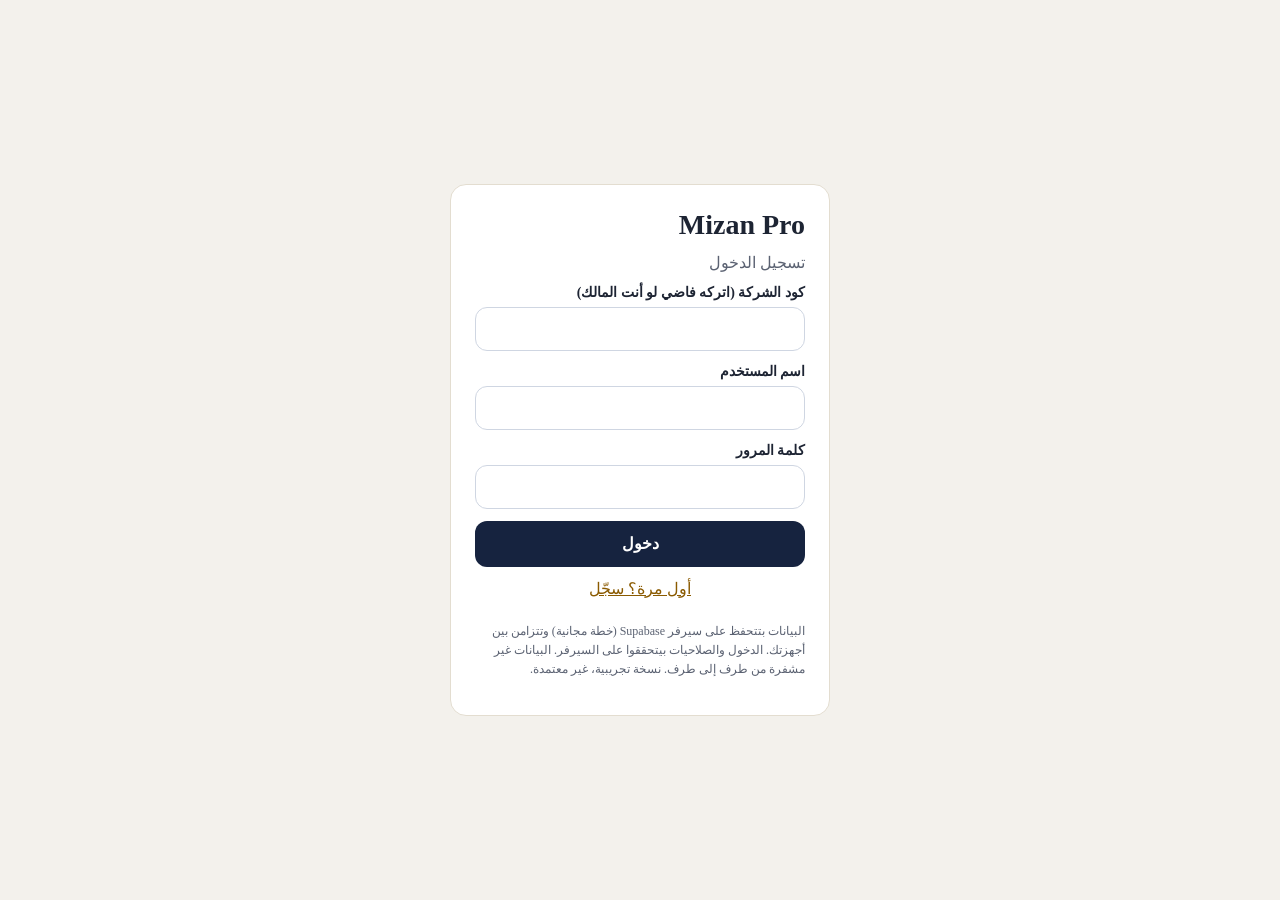
<file: index.html>
<!doctype html>
<html lang="ar" dir="rtl">
<head>
<meta charset="utf-8">
<meta name="viewport" content="width=device-width, initial-scale=1, viewport-fit=cover">
<title>Mizan Pro - Accounting Demo</title>
<meta name="theme-color" content="#14213d">
<link rel="manifest" href="manifest.webmanifest">
<link rel="icon" href="icon.svg" type="image/svg+xml">
<link rel="apple-touch-icon" href="icon.svg">
<link rel="stylesheet" href="main.css">
</head>
<body>
<div id="root"></div>
<script src="main.js"></script>
</body>
</html>
</file>
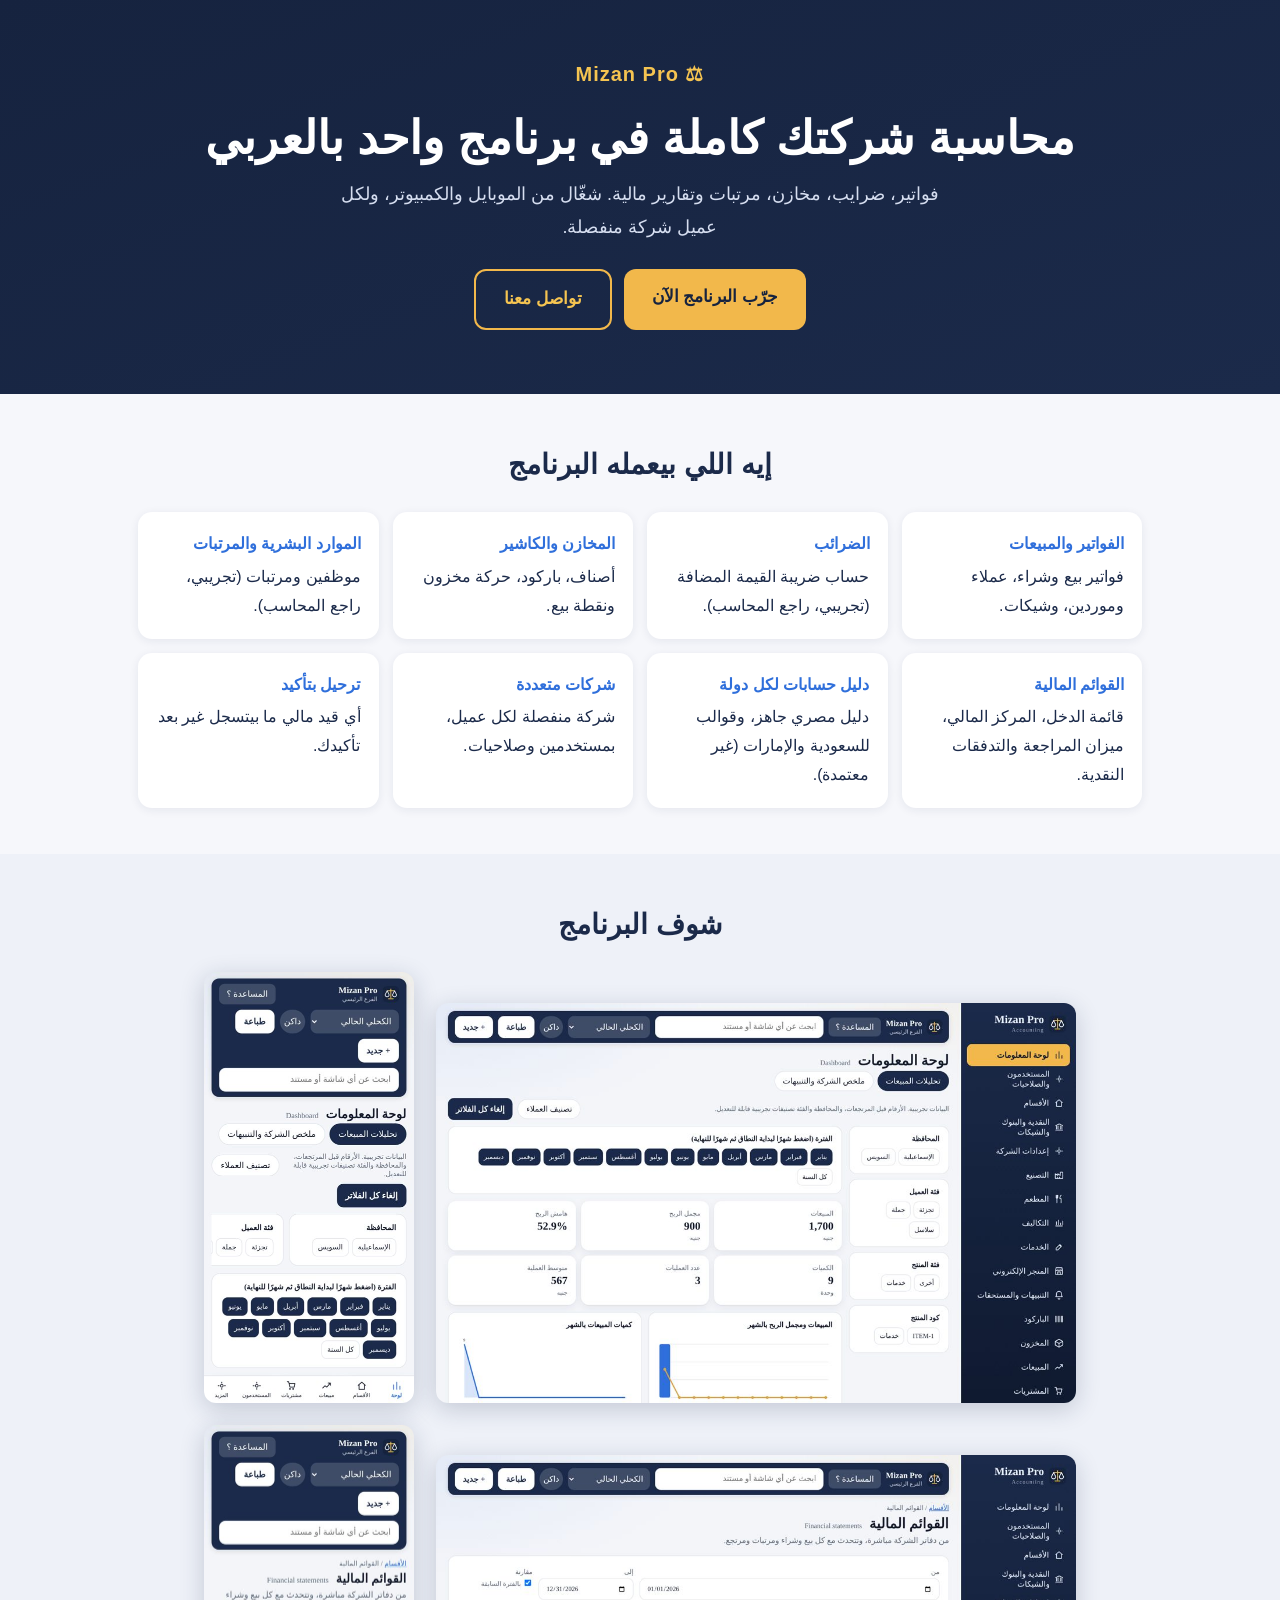
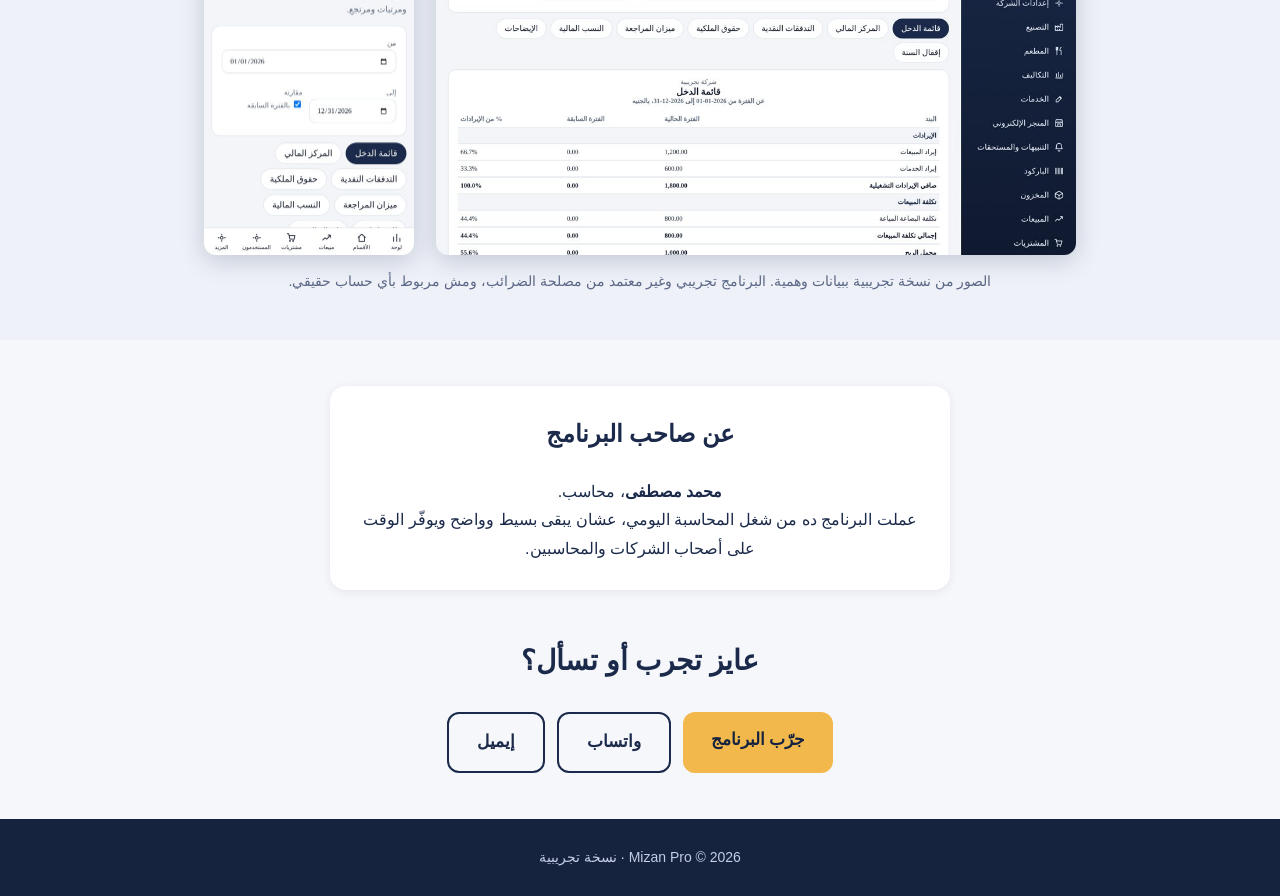
<file: intro/index.html>
<!doctype html>
<html lang="ar" dir="rtl"><head><meta charset="utf-8">
<meta name="viewport" content="width=device-width,initial-scale=1">
<title>Mizan Pro | برنامج محاسبة عربي</title>
<meta name="description" content="Mizan Pro برنامج محاسبة عربي: فواتير، ضرائب، مخازن، مرتبات، تقارير، وشركات متعددة.">
<style>
*{box-sizing:border-box;margin:0}
body{font-family:Tahoma,"Segoe UI",Arial,sans-serif;background:#f6f7fb;color:#1b2a4a;line-height:1.8}
.w{max-width:1040px;margin:auto;padding:0 18px}
header{background:linear-gradient(160deg,#16233f,#1b2a4a);color:#fff;padding:56px 0 64px;text-align:center}
.logo{font-size:20px;color:#f5c451;font-weight:700;letter-spacing:1px}
h1{font-size:clamp(28px,6vw,46px);margin:14px 0 8px;line-height:1.4}
header p{max-width:620px;margin:auto;color:#d6def0;font-size:18px}
.btns{margin-top:26px;display:flex;gap:12px;justify-content:center;flex-wrap:wrap}
.b{display:inline-block;padding:13px 28px;border-radius:12px;font-weight:700;text-decoration:none;font-size:17px}
.b1{background:#f2b84b;color:#16233f}.b2{border:2px solid #f2b84b;color:#f5c451}
section{padding:46px 0}
h2{font-size:28px;margin-bottom:22px;text-align:center}
.g{display:grid;grid-template-columns:repeat(auto-fit,minmax(220px,1fr));gap:14px}
.c{background:#fff;border-radius:14px;padding:18px;box-shadow:0 2px 10px #1b2a4a14}
.c b{display:block;color:#2f6fdb;margin-bottom:4px}
.shots{display:flex;gap:22px;align-items:flex-end;justify-content:center;flex-wrap:wrap}
.shots img{border-radius:12px;box-shadow:0 6px 24px #1b2a4a33;max-width:100%;height:auto;background:#fff}
.sd{width:640px}.sm{width:210px}
.me{background:#fff;border-radius:16px;padding:26px;text-align:center;max-width:620px;margin:auto;box-shadow:0 2px 10px #1b2a4a14}
@media(max-width:700px){.sd{display:none}}
.note{font-size:14px;color:#5b6786;text-align:center;margin-top:14px}
footer{background:#16233f;color:#c3cde3;text-align:center;padding:26px 18px;font-size:14px}
</style></head><body>
<header><div class="w">
<div class="logo">⚖ Mizan Pro</div>
<h1>محاسبة شركتك كاملة في برنامج واحد بالعربي</h1>
<p>فواتير، ضرايب، مخازن، مرتبات وتقارير مالية. شغّال من الموبايل والكمبيوتر، ولكل عميل شركة منفصلة.</p>
<div class="btns"><a class="b b1" href="../">جرّب البرنامج الآن</a><a class="b b2" href="#contact">تواصل معنا</a></div>
</div></header>

<section><div class="w"><h2>إيه اللي بيعمله البرنامج</h2>
<div class="g">
<div class="c"><b>الفواتير والمبيعات</b>فواتير بيع وشراء، عملاء وموردين، وشيكات.</div>
<div class="c"><b>الضرائب</b>حساب ضريبة القيمة المضافة (تجريبي، راجع المحاسب).</div>
<div class="c"><b>المخازن والكاشير</b>أصناف، باركود، حركة مخزون ونقطة بيع.</div>
<div class="c"><b>الموارد البشرية والمرتبات</b>موظفين ومرتبات (تجريبي، راجع المحاسب).</div>
<div class="c"><b>القوائم المالية</b>قائمة الدخل، المركز المالي، ميزان المراجعة والتدفقات النقدية.</div>
<div class="c"><b>دليل حسابات لكل دولة</b>دليل مصري جاهز، وقوالب للسعودية والإمارات (غير معتمدة).</div>
<div class="c"><b>شركات متعددة</b>شركة منفصلة لكل عميل، بمستخدمين وصلاحيات.</div>
<div class="c"><b>ترحيل بتأكيد</b>أي قيد مالي ما بيتسجل غير بعد تأكيدك.</div>
</div></div></section>

<section style="background:#eef1f8"><div class="w"><h2>شوف البرنامج</h2>
<div class="shots">
<img class="sd" src="2-d-dash.jpg" alt="لوحة المعلومات على الكمبيوتر" loading="lazy">
<img class="sm" src="4-m-dash.jpg" alt="لوحة المعلومات على الموبايل" loading="lazy">
<img class="sd" src="3-d-stmt.jpg" alt="القوائم المالية على الكمبيوتر" loading="lazy">
<img class="sm" src="5-m-stmt.jpg" alt="القوائم المالية على الموبايل" loading="lazy">
</div>
<p class="note">الصور من نسخة تجريبية ببيانات وهمية. البرنامج تجريبي وغير معتمد من مصلحة الضرائب، ومش مربوط بأي حساب حقيقي.</p>
</div></section>

<section><div class="w"><div class="me"><h2 style="font-size:24px">عن صاحب البرنامج</h2>
<p><b>محمد مصطفى</b>، محاسب.<br>عملت البرنامج ده من شغل المحاسبة اليومي، عشان يبقى بسيط وواضح ويوفّر الوقت على أصحاب الشركات والمحاسبين.</p></div></div></section>

<section id="contact" style="padding-top:0"><div class="w" style="text-align:center">
<h2>عايز تجرب أو تسأل؟</h2>
<div class="btns"><a class="b b1" href="../">جرّب البرنامج</a><a class="b b2" style="color:#1b2a4a;border-color:#1b2a4a" href="https://wa.me/201553241888">واتساب</a><a class="b b2" style="color:#1b2a4a;border-color:#1b2a4a" href="mailto:mohamed0mostafa30@gmail.com">إيميل</a></div>
</div></section>
<footer>Mizan Pro © 2026 · نسخة تجريبية</footer>
</body></html>
</file>
<file: main.css>
html,body,#root{margin:0;min-height:100%}body{background:var(--ds-page)}.file-nav{display:flex;flex-wrap:wrap;gap:20px;border-bottom:1px solid var(--ds-hairline)}.file-nav a{padding:10px 0;color:var(--ds-ink-2);text-decoration:none}.file-nav a[aria-current=page]{color:var(--ds-ink);box-shadow:inset 0 -1px 0 var(--ds-ink)}@media(max-width:600px){.file-nav a{display:inline-flex;align-items:center;min-height:44px}}.mz-root{--mz-bg:#f3f5f9;--mz-card:#fff;--mz-ink:#141b2d;--mz-mut:#5f6b7d;--mz-line:#dde3ec;--mz-brand:#1b2a4a;--mz-gold:#f2b84b;--mz-up:#2f6fdb;--mz-down:#b3261e;display:grid;grid-template-columns:230px 1fr;min-height:100vh;background:var(--mz-bg);color:var(--mz-ink);font-family:inherit}.mz-root.mz-dark{--mz-bg:#0e1424;--mz-card:#18213a;--mz-ink:#e9eefb;--mz-mut:#9aa7c0;--mz-line:#2a3550;--mz-brand:#e3ebff}.mz-root button{font:inherit;color:inherit;cursor:pointer}.mz-side{background:#16233f;color:#e8eef9;padding:18px 12px;display:flex;flex-direction:column;gap:4px;position:sticky;top:0;height:100vh;box-sizing:border-box}.mz-brand{display:flex;align-items:center;gap:10px;padding:4px 8px 16px}.mz-brand b{font-size:22px;display:block;line-height:1}.mz-brand small{opacity:.65;letter-spacing:.12em;font-size:11px}.mz-nav{display:flex;align-items:center;gap:10px;background:none;border:0;border-radius:10px;padding:10px 12px;text-align:start;min-height:44px;color:inherit}.mz-side .mz-nav:hover{background:#ffffff14}.mz-side .mz-nav.is-on{background:#f5c451;color:#16233f;font-weight:700}.mz-main{padding:16px 24px 40px;min-width:0}.mz-top{display:flex;align-items:center;gap:10px;margin-bottom:18px}.mz-brand-m{display:none;padding:0}.mz-brand-m b{font-size:18px}.mz-search{flex:1;min-width:0;border:1px solid var(--mz-line);background:var(--mz-card);color:var(--mz-ink);border-radius:12px;padding:11px 14px;font:inherit;min-height:44px;box-sizing:border-box}.mz-chip{border:1px solid var(--mz-line);background:var(--mz-card);border-radius:12px;padding:0 14px;min-height:44px}.mz-root .mz-add{border:0;background:var(--mz-brand);color:#fff;border-radius:12px;padding:0 16px;min-height:44px;font-weight:700}.mz-root.mz-dark .mz-add{color:#16233f}.mz-h{font-size:28px;margin:6px 0 4px}.mz-h small{font-size:14px;color:var(--mz-mut);font-weight:400;margin-inline-start:8px}.mz-h2{font-size:18px;margin:26px 0 12px}.mz-p{color:var(--mz-mut);margin:0 0 16px;line-height:1.7}.mz-tiles{display:grid;grid-template-columns:repeat(3,1fr);gap:12px}.mz-tile{background:var(--mz-card);border:1px solid var(--mz-line);border-radius:16px;padding:16px;display:flex;flex-direction:column;gap:4px}.mz-tile span{color:var(--mz-mut);font-size:13px}.mz-tile b{font-size:26px}.mz-tile small{color:var(--mz-mut);font-size:12px}.mz-tile.up b{color:var(--mz-up)}.mz-tile.down b{color:var(--mz-down)}.mz-grid{display:grid;grid-template-columns:repeat(4,1fr);gap:14px}.mz-app{background:var(--mz-card);border:1px solid var(--mz-line);border-radius:18px;padding:18px;display:flex;flex-direction:column;align-items:flex-start;gap:6px;text-align:start;min-height:150px}.mz-app:hover{border-color:var(--mz-gold);box-shadow:0 6px 20px #1b2a4a1f}.mz-ic{width:46px;height:46px;border-radius:14px;background:#16233f;color:#f5c451;display:grid;place-items:center;margin-bottom:6px}.mz-app b{font-size:17px}.mz-app small{color:var(--mz-mut)}.mz-app em{margin-top:auto;font-style:normal;font-size:12px;color:var(--mz-mut)}.mz-app-ai .mz-ic{background:linear-gradient(135deg,#f5c451,#e9894a);color:#16233f}.mz-crumb{font-size:13px;color:var(--mz-mut)}.mz-crumb button{background:none;border:0;padding:0;color:var(--mz-up);text-decoration:underline}.mz-cols{display:grid;grid-template-columns:repeat(2,1fr);gap:14px}.mz-card{background:var(--mz-card);border:1px solid var(--mz-line);border-radius:16px;padding:16px 18px}.mz-card h3{margin:0 0 8px;font-size:16px}.mz-card ul{list-style:none;margin:0;padding:0}.mz-card li{display:flex;justify-content:space-between;align-items:center;gap:10px;padding:9px 0;border-top:1px solid var(--mz-line);min-height:24px}.mz-card li button{background:none;border:0;padding:0;text-align:start;font-weight:600}.mz-off{color:var(--mz-mut)}.mz-card i{font-style:normal;font-size:11px;border-radius:99px;padding:2px 9px;white-space:nowrap}.mz-card i.ok{background:#e1ebfb;color:#1f4fa8}.mz-card i.soon{background:#eef0f4;color:#5f6b7d}.mz-dark .mz-card i.ok{background:#26396b;color:#c9dbfb}.mz-dark .mz-card i.soon{background:#2a3550;color:#9aa7c0}.mz-hits{background:var(--mz-card);border:1px solid var(--mz-line);border-radius:12px;margin-bottom:14px;overflow:hidden}.mz-hits button{display:flex;justify-content:space-between;width:100%;background:none;border:0;border-bottom:1px solid var(--mz-line);padding:12px 14px;min-height:44px}.mz-hits span{color:var(--mz-mut);font-size:13px}.mz-bottom{display:none}@media(max-width:900px){.mz-grid,.mz-tiles{grid-template-columns:repeat(2,1fr)}.mz-cols{grid-template-columns:1fr}}@media(max-width:760px){.mz-root{grid-template-columns:1fr}.mz-side{display:none}.mz-brand-m{display:flex}.mz-main{padding:12px 14px 90px}.mz-top{flex-wrap:wrap}.mz-top .mz-search{order:5;flex-basis:100%}.mz-top .mz-brand-m{margin-inline-end:auto}.mz-h{font-size:23px}.mz-bottom{display:grid;grid-template-columns:repeat(5,1fr);position:fixed;inset-inline:0;bottom:0;background:var(--mz-card);border-top:1px solid var(--mz-line);z-index:5}.mz-bottom .mz-nav{flex-direction:column;gap:2px;font-size:11px;justify-content:center;padding:8px 2px}.mz-bottom .mz-nav.is-on{color:var(--mz-up);font-weight:700;background:none}}@media(max-width:400px){.mz-grid{grid-template-columns:1fr 1fr;gap:10px}.mz-app{padding:14px;min-height:132px}.mz-tile b{font-size:21px}}.mz-bar{display:flex;flex-wrap:wrap;gap:8px;align-items:center;margin:0 0 14px}.mz-root .mz-seg{border:1px solid var(--mz-line);background:var(--mz-card);border-radius:99px;padding:0 16px;min-height:40px}.mz-root .mz-seg.on{background:var(--mz-brand);color:#fff;border-color:var(--mz-brand)}.mz-root.mz-dark .mz-seg.on{color:#16233f}.mz-sel{min-height:40px;border:1px solid var(--mz-line);background:var(--mz-card);color:var(--mz-ink);border-radius:10px;padding:0 10px;font:inherit}.mz-mut{color:var(--mz-mut);font-size:13px}.mz-tiles4{grid-template-columns:repeat(4,1fr)}.mz-chart{display:grid;grid-template-columns:repeat(12,1fr);gap:6px;align-items:end;height:220px;padding-top:20px}.mz-col{display:flex;flex-direction:column;align-items:center;height:100%;justify-content:flex-end;min-width:0}.mz-col small{font-size:10px;color:var(--mz-mut);margin-top:4px;white-space:nowrap;overflow:hidden;text-overflow:ellipsis;max-width:100%}.mz-bars{display:flex;align-items:flex-end;gap:2px;height:100%;width:100%;justify-content:center}.mz-bars i{display:block;width:42%;max-width:16px;border-radius:4px 4px 0 0;background:#f5c451;min-height:2px}.mz-bars i.n{background:#2f6fdb}.mz-bars i.n.neg{background:#b3261e}.mz-choose{display:grid;grid-template-columns:1fr 1fr;gap:10px;margin-top:10px}.mz-root .mz-choose button{text-align:start;border:1px solid var(--mz-line);background:var(--mz-bg);border-radius:14px;padding:14px;display:flex;flex-direction:column;gap:4px;min-height:76px}.mz-root .mz-choose button:hover{border-color:var(--mz-gold)}.mz-choose small{color:var(--mz-mut)}.mz-root .mz-pick{color:var(--mz-up);text-decoration:underline}.mz-root .mz-link{background:none;border:0;color:var(--mz-up);text-decoration:underline;padding:10px 0;min-height:44px}.mz-scroll{overflow-x:auto}.mz-table{width:100%;border-collapse:collapse;font-size:13px;min-width:420px}.mz-table th,.mz-table td{padding:8px 6px;border-bottom:1px solid var(--mz-line);text-align:start;white-space:nowrap}.mz-table th{color:var(--mz-mut);font-weight:600}.mz-table tfoot td{font-weight:700}@media(max-width:900px){.mz-tiles4{grid-template-columns:repeat(2,1fr)}}@media(max-width:480px){.mz-choose{grid-template-columns:1fr}.mz-chart{height:180px;gap:3px}.mz-col small{font-size:9px}}.mz-odoo{display:grid;grid-template-columns:repeat(4,minmax(0,1fr));gap:34px 20px;max-width:760px;margin:40px auto;padding:36px 24px;border-radius:24px;background:linear-gradient(135deg,#1b2a4a12,#f5c4511f)}.mz-oapp{background:none;border:0;display:flex;flex-direction:column;align-items:center;gap:12px;padding:0;color:inherit}.mz-otile{width:84px;height:84px;border-radius:22px;display:grid;place-items:center;color:#fff;box-shadow:0 4px 14px #1b2a4a2e;transition:transform .15s}.mz-oapp:hover .mz-otile{transform:translateY(-3px);box-shadow:0 8px 20px #1b2a4a40}.mz-oapp b{font-size:15px;font-weight:600;text-align:center}@media(max-width:700px){.mz-odoo{grid-template-columns:repeat(3,minmax(0,1fr));gap:26px 10px;margin:16px 0;padding:24px 10px}.mz-otile{width:68px;height:68px;border-radius:18px}.mz-oapp b{font-size:13px}}.mz-csearch{width:100%;margin:8px 0 10px}.mz-root{background-image:radial-gradient(1000px 420px at 100% -10%,rgba(242,184,75,.13),transparent 60%),radial-gradient(900px 400px at 0% 0%,rgba(47,111,219,.08),transparent 60%);background-attachment:fixed}.mz-tile{box-shadow:0 1px 2px #1b2a4a0d,0 6px 18px #1b2a4a0f;border-color:transparent}.mz-side{background:linear-gradient(180deg,#1b2a4a,#0f1a30)}.mz-side .mz-nav.is-on{background:#f2b84b;color:#0f1a30}.mz-lbl{display:flex;flex-direction:column;gap:4px;font-size:13px;color:var(--mz-mut);margin:8px 0;flex:1;min-width:0}.mz-row{display:flex;gap:8px;flex-wrap:wrap}.mz-row .mz-lbl{min-width:120px}.mz-note{padding:10px 14px;border-radius:12px;line-height:1.7}.mz-note.ok{background:#2f6fdb1f;color:#1f4fa8}.mz-note.bad{background:#b3261e1a;color:#8f1f19}.mz-root .mz-save{margin-top:12px}.mz-confirm{margin-top:12px;padding:12px;border:1px dashed var(--mz-gold);border-radius:12px}.mz-confirm .mz-add{margin-inline-end:8px}.mz-card li i.ok{font-style:normal}.mz-row .mz-lbl:first-child{flex:2 1 220px}.mz-row select.mz-search{width:100%;text-overflow:ellipsis}.mz-dsearch{display:grid;grid-template-columns:1fr 1fr;gap:10px;margin:6px 0 10px}.mz-quick{display:grid;grid-template-columns:repeat(6,minmax(0,1fr));gap:10px;margin:6px 0 16px}.mz-root .mz-quick button{background:var(--mz-card);border:1px solid var(--mz-line);border-radius:16px;padding:14px 6px;display:flex;flex-direction:column;align-items:center;gap:8px;min-height:44px;box-shadow:0 1px 2px #1b2a4a0d,0 6px 18px #1b2a4a0f}.mz-root .mz-quick button:hover{border-color:var(--mz-gold)}.mz-qi{width:44px;height:44px;border-radius:14px;display:grid;place-items:center;color:#fff;background:linear-gradient(135deg,#2f6fdb,#1b2a4a)}.mz-quick button:nth-child(2) .mz-qi{background:linear-gradient(135deg,#f2b84b,#d99a1c)}.mz-quick button:nth-child(3) .mz-qi{background:linear-gradient(135deg,#3b8fd9,#1f5fa8)}.mz-quick button:nth-child(4) .mz-qi{background:linear-gradient(135deg,#9b5fd0,#6a3aa0)}.mz-quick button:nth-child(5) .mz-qi{background:linear-gradient(135deg,#7aa2e8,#5b6fb8)}.mz-quick button:nth-child(6) .mz-qi{background:linear-gradient(135deg,#5b6b8a,#364260)}.mz-quick b{font-size:13px;font-weight:600}.mz-logo-prev{max-width:140px;max-height:80px;display:block;margin:6px 0}@media(max-width:700px){.mz-dsearch{grid-template-columns:1fr}.mz-quick{grid-template-columns:repeat(3,minmax(0,1fr))}}.mz-time{min-width:110px;padding:6px 8px;min-height:38px}.mz-hero{display:flex;justify-content:space-between;align-items:center;gap:16px;padding:22px 24px;border-radius:22px;color:#fff;background:radial-gradient(circle at 15% 20%,rgba(242,184,75,.28),transparent 45%),linear-gradient(135deg,#1b2a4a,#2f5fb8);margin:4px 0 14px}.mz-hero h1{margin:2px 0 4px;font-size:28px}.mz-hero p{margin:0;opacity:.85;font-size:14px}.mz-hero small{color:#f2b84b;font-size:14px}.mz-hmini{background:#ffffff1f;border:1px solid rgba(255,255,255,.22);border-radius:16px;padding:12px 18px;display:flex;flex-direction:column;min-width:130px}.mz-hmini span{font-size:12px;opacity:.85}.mz-hmini b{font-size:26px}.mz-hmini small{color:#fff;opacity:.8}.mz-two{display:grid;grid-template-columns:1.6fr 1fr;gap:14px;margin-top:16px}.mz-line{width:100%;height:auto}.mz-line .g{stroke:var(--mz-line)}.mz-line text{font-size:9px;fill:var(--mz-mut)}.mz-line .r{fill:none;stroke:#d99a1c;stroke-width:2.5}.mz-line .n{fill:none;stroke:#2f6fdb;stroke-width:2.5}.mz-line .a{fill:#f2b84b2e}.mz-line .dot{fill:#d99a1c}.mz-donut{display:flex;align-items:center;gap:16px;flex-wrap:wrap}.mz-donut .bg{fill:none;stroke:var(--mz-line);stroke-width:14}.mz-donut .fg{fill:none;stroke:#2f6fdb;stroke-width:14;stroke-linecap:round}.mz-donut text{font-size:22px;font-weight:700;fill:var(--mz-ink)}.mz-donut ul{list-style:none;padding:0;margin:0;flex:1;min-width:120px}.mz-donut li{display:flex;justify-content:space-between;gap:8px;padding:6px 0;font-size:14px}.mz-donut i{display:inline-block;width:10px;height:10px;border-radius:50%;margin-inline-end:6px}.c1{background:#2f6fdb}.c2{background:var(--mz-line)}@media(max-width:700px){.mz-two{grid-template-columns:1fr}.mz-hero{flex-direction:column;align-items:flex-start}}.mz-shop{background:var(--mz-card);border:1px solid var(--mz-line);border-radius:20px;padding:16px}.mz-shophead{display:flex;align-items:center;gap:12px;margin-bottom:14px}.mz-shophead b{font-size:18px;white-space:nowrap}.mz-shopgrid{display:grid;grid-template-columns:repeat(auto-fill,minmax(160px,1fr));gap:12px}.mz-pcard{border:1px solid var(--mz-line);border-radius:16px;padding:12px;display:flex;flex-direction:column;gap:6px;background:var(--mz-bg)}.mz-pimg{height:90px;border-radius:12px;display:grid;place-items:center;font-size:34px;font-weight:700;color:#fff;background:linear-gradient(135deg,#2f6fdb,#1b2a4a)}.mz-price{color:var(--mz-up);font-weight:700}.mz-pcard small.low{color:#b7791f}.mz-pcard small.okq{color:var(--mz-up)}.rem-down{color:var(--mz-down);font-weight:700}.rem-warn{color:#b7791f;font-weight:700}.mz-row{display:flex;gap:12px;flex-wrap:wrap}.mz-row .mz-lbl{min-width:150px}.mz-alert{background:var(--mz-card);border:1px solid var(--mz-gold);border-radius:16px;padding:12px 16px;margin:0 0 12px}.mz-ahead{display:flex;justify-content:space-between;align-items:center}.mz-arow{display:flex;justify-content:space-between;gap:10px;padding:6px 0;border-top:1px solid var(--mz-line);font-size:14px;flex-wrap:wrap}.mz-pop{position:fixed;z-index:50;inset-inline-start:16px;top:16px;width:min(380px,calc(100vw - 32px));background:var(--mz-card);border:2px solid var(--mz-gold);border-radius:18px;padding:14px 16px;box-shadow:0 12px 40px #00000040}.mz-labels{display:grid;grid-template-columns:repeat(auto-fill,minmax(210px,1fr));gap:12px}.mz-label{border:1px solid var(--mz-line);border-radius:12px;padding:10px;display:flex;flex-direction:column;gap:6px;background:#fff;color:#000}.mz-label small{color:#444}.mz-st td:not(:first-child),.mz-st th:not(:first-child){text-align:end;font-variant-numeric:tabular-nums}.mz-st tr.mz-b td{font-weight:700;border-top:2px solid var(--mz-line)}.mz-st tr.mz-sec td{background:var(--mz-bg);font-weight:700;color:var(--mz-brand)}.mzx-top{display:flex;flex-wrap:wrap;gap:10px;align-items:center;margin-bottom:12px}.mzx-top .mz-mut{flex:1;min-width:200px}.mzx-grid{display:grid;grid-template-columns:200px 1fr;gap:14px;align-items:start}.mzx-side{position:sticky;top:8px;display:flex;flex-direction:column;gap:10px}.mzx-main{display:flex;flex-direction:column;gap:14px;min-width:0}.mzx h4{margin:0 0 10px;font-size:14px}.mzx-chips{display:flex;flex-wrap:wrap;gap:6px}.mzx-chips button,.mzx-time button{border:1px solid var(--mz-line);background:var(--mz-card);color:var(--mz-ink);border-radius:10px;padding:6px 10px;font:inherit;font-size:13px;min-height:34px;cursor:pointer}.mzx-chips button.on,.mzx-time button.on{background:var(--mz-brand);color:#fff;border-color:var(--mz-brand)}.mzx-time{display:flex;flex-wrap:wrap;gap:6px}.mzx-kpis{display:grid;grid-template-columns:repeat(auto-fit,minmax(130px,1fr));gap:10px}.mzx-kpis .mz-tile b{font-size:22px}.mzx-svg{width:100%;height:auto}.mzx-svg text{font-size:9px;fill:var(--mz-mut)}.mzx-svg .g{stroke:var(--mz-line)}.mzx-svg .mzx-v{font-size:8px;fill:var(--mz-ink)}.mzx-donut{display:flex;gap:12px;align-items:center;flex-wrap:wrap}.mzx-donut svg{width:140px;height:140px}.mzx-dt{font-size:15px;font-weight:700;fill:var(--mz-ink)}.mzx-ds{font-size:9px;fill:var(--mz-mut)}.mzx-leg{list-style:none;margin:0;padding:0;flex:1;min-width:120px}.mzx-leg button{display:flex;align-items:center;gap:6px;width:100%;border:0;background:none;color:var(--mz-ink);font:inherit;font-size:13px;padding:5px 4px;border-radius:8px;cursor:pointer}.mzx-leg button.on{background:var(--mz-line)}.mzx-leg i{width:10px;height:10px;border-radius:3px}.mzx-leg b{margin-inline-start:auto}.mzx-hb{display:flex;flex-direction:column;gap:6px}.mzx-hr{display:grid;grid-template-columns:96px 1fr 70px;gap:8px;align-items:center;border:0;background:none;color:var(--mz-ink);font:inherit;font-size:13px;padding:4px;border-radius:8px;cursor:pointer;text-align:start}.mzx-hr.on{background:var(--mz-line)}.mzx-hr em{display:block;background:var(--mz-line);border-radius:6px;height:12px}.mzx-hr u{display:block;height:100%;border-radius:6px}.mzx-hr b{text-align:end}.mzx-ins{margin:0;padding-inline-start:18px;line-height:2}@media(max-width:820px){.mzx-grid{grid-template-columns:1fr}.mzx-side{position:static;flex-direction:row;overflow-x:auto}.mzx-side .mz-card{min-width:180px}}.mzx .mz-two{grid-template-columns:1fr 1fr;margin-top:0}@media(max-width:700px){.mzx .mz-two{grid-template-columns:1fr}}.mzx-kpis{grid-template-columns:repeat(3,1fr)!important}.mzx-pb{height:12px;background:var(--mz-line);border-radius:8px;margin:12px 0 6px;overflow:hidden}.mzx-pb u{display:block;height:100%;background:#2f6fdb}.mzx-st{padding:3px 10px;border-radius:20px;font-size:12px;white-space:nowrap}.mzx-st.paid{background:#dfe9fb;color:#1b3d8f}.mzx-st.part{background:#fbf0d5;color:#7a5a10}.mzx-st.unpaid{background:#fbe0de;color:#b3261e}.mz-root{--c1:#2f6fdb;--c2:#1b2a4a;--c3:#d9a441;--c4:#7aa2e8;--c5:#8e6bd1;--c6:#e07a5f;--c7:#4fa3c7;--c-soft:#c5d3ef}.mz-root.mz-t-c{--mz-bg:#f4f3f0;--mz-ink:#1c1c1f;--mz-mut:#66655f;--mz-line:#e0ddd5;--mz-brand:#232326;--mz-gold:#c9a227;--mz-up:#9a7410;--c1:#c9a227;--c2:#2a2a2e;--c3:#8a6d12;--c4:#6b6b72;--c5:#d9bf62;--c6:#4a4a50;--c7:#a89a6a;--c-soft:#e8dfc0;background-image:radial-gradient(1000px 420px at 100% -10%,rgba(201,162,39,.12),transparent 60%)}.mz-root.mz-t-c .mz-side{background:linear-gradient(180deg,#26262a,#111113)}.mz-root.mz-t-c .mz-side .mz-nav.is-on{background:#d4af37;color:#141416}.mz-root.mz-t-c .mz-hero{background:radial-gradient(circle at 15% 20%,rgba(212,175,55,.3),transparent 45%),linear-gradient(135deg,#2a2a2e,#121214)!important}.mz-root.mz-t-c .mz-card i.ok,.mz-root.mz-t-c .mz-note.ok{background:#f1e8c8;color:#6b520b}.mz-root.mz-t-c .mz-tile{box-shadow:0 1px 2px #0000000d,0 6px 18px #0000000f}.mz-root.mz-t-c .mz-qi,.mz-root.mz-t-c .mz-pimg{background:linear-gradient(135deg,#d4af37,#2a2a2e)}.mz-root.mz-t-c .mz-otile{background:linear-gradient(135deg,#3a3a3f,#18181a)!important}.mz-root.mz-t-c .mz-oapp:nth-child(3n) .mz-otile{background:linear-gradient(135deg,#e0c25a,#a98412)!important}.mz-root.mz-t-c .mz-line .n,.mz-root.mz-t-c .mzx-pb u,.mz-root.mz-t-c .mz-bars i.n{stroke:#232326;background:#232326}.mz-root.mz-t-c .mz-donut .fg{stroke:#c9a227}.mz-root.mz-t-c .mzx-st.paid{background:#f1e8c8;color:#6b520b}.mz-root.mz-t-g{--mz-bg:#eef0ec;--mz-ink:#232820;--mz-mut:#616a5b;--mz-line:#d9ddd3;--mz-brand:#5f6f35;--mz-gold:#8a9a4a;--mz-up:#5f6f35;--c1:#6b7c3a;--c2:#4a5a28;--c3:#a3a35a;--c4:#8c9a73;--c5:#b5bd8a;--c6:#7d8471;--c7:#9aa66a;--c-soft:#d5dcc0;background-image:none}.mz-root.mz-t-g .mz-side{background:#dfe2da;color:#2b3126}.mz-root.mz-t-g .mz-side .mz-nav{color:#2b3126}.mz-root.mz-t-g .mz-side .mz-nav:hover{background:#3c46281a}.mz-root.mz-t-g .mz-side .mz-nav.is-on{background:#6b7c3a;color:#fff}.mz-root.mz-t-g .mz-hero{background:linear-gradient(135deg,#6b7c3a,#4a5a28)!important}.mz-root.mz-t-g .mz-card i.ok,.mz-root.mz-t-g .mz-note.ok{background:#e3e9d0;color:#46561f}.mz-root.mz-t-g .mz-tile{box-shadow:0 1px 2px #0000000a,0 6px 18px #3c462812}.mz-root.mz-t-g .mz-qi,.mz-root.mz-t-g .mz-pimg{background:linear-gradient(135deg,#7d8f48,#4a5a28)}.mz-root.mz-t-g .mz-otile{background:linear-gradient(135deg,#7d8f48,#4a5a28)!important}.mz-root.mz-t-g .mz-oapp:nth-child(3n) .mz-otile{background:linear-gradient(135deg,#9ba3a0,#6d7570)!important}.mz-root.mz-t-g .mz-line .n,.mz-root.mz-t-g .mzx-pb u,.mz-root.mz-t-g .mz-bars i.n{stroke:#5f6f35;background:#5f6f35}.mz-root.mz-t-g .mz-donut .fg{stroke:#6b7c3a}.mz-root.mz-t-g .mzx-st.paid{background:#e3e9d0;color:#46561f}.mz-root.mz-t-g .mz-ic{background:#5f6f35;color:#fff}.mz-theme{border:1px solid var(--mz-line);background:var(--mz-card);color:var(--mz-ink);border-radius:12px;padding:0 10px;min-height:44px;font:inherit}.mz-root.mz-t-b{--mz-bg:#f7f2ec;--mz-ink:#2a1a1d;--mz-mut:#7a6a68;--mz-line:#e6dbd0;--mz-brand:#6d1f2f;--mz-gold:#b8895a;--mz-up:#6d1f2f;--c1:#7b2a3b;--c2:#b8895a;--c3:#a14a5a;--c4:#c9ad8c;--c5:#d49aa5;--c6:#8a6f5a;--c7:#5a2a33;--c-soft:#ecd6d3;background-image:none}.mz-root.mz-t-b .mz-side{background:linear-gradient(180deg,#5a1927,#33101a)}.mz-root.mz-t-b .mz-side .mz-nav.is-on{background:#d9b98f;color:#33101a}.mz-root.mz-t-b .mz-hero{background:linear-gradient(135deg,#7b2a3b,#431520)!important}.mz-root.mz-t-b .mz-card i.ok,.mz-root.mz-t-b .mz-note.ok,.mz-root.mz-t-b .mzx-st.paid{background:#f0e1d2;color:#5a2a33}.mz-root.mz-t-b .mz-qi,.mz-root.mz-t-b .mz-pimg{background:linear-gradient(135deg,#b8895a,#6d1f2f)}.mz-root.mz-t-b .mz-otile{background:linear-gradient(135deg,#8a3445,#4a1722)!important}.mz-root.mz-t-b .mz-line .n,.mz-root.mz-t-b .mzx-pb u,.mz-root.mz-t-b .mz-bars i.n{stroke:#6d1f2f;background:#6d1f2f}.mz-root.mz-t-b .mz-donut .fg{stroke:#7b2a3b}.mz-root.mz-t-b .mz-ic{background:#6d1f2f;color:#fff}.mz-top{background:var(--mz-brand);border-radius:14px;padding:10px 14px;color:#fff;box-shadow:0 2px 10px #0000001f}.mz-cobar{display:flex;align-items:center;gap:10px;margin-inline-end:auto;min-width:0}.mz-cobar b{display:block;font-size:16px;color:#fff}.mz-cobar small{display:block;font-size:11px;opacity:.75;color:#fff}.mz-help{background:#ffffff29;color:#fff;border:0;border-radius:10px;padding:9px 14px;font:inherit;font-weight:700;cursor:pointer}.mz-top .mz-chip,.mz-top .mz-theme{background:#ffffff29;color:#fff;border:0}.mz-top .mz-theme option{color:#222}.mz-top .mz-search{background:#fff;color:#222;flex:1;min-width:120px}.mz-top .mz-add{background:#fff;color:var(--mz-brand)}@media(max-width:820px){.mz-top .mz-search{order:5;flex-basis:100%}}.mz-pre{background:#0f172a;color:#d6e2ff;padding:12px;border-radius:10px;overflow:auto;font-size:12px;max-height:360px;text-align:left}.mz-gate{position:fixed;inset:0;display:flex;align-items:center;justify-content:center;background:#f3f1ec;z-index:9999;padding:16px;font-family:inherit;overflow:auto}.mz-gate-card{width:100%;max-width:380px;background:#fff;border:1px solid #e3ddd0;border-radius:16px;padding:24px;display:flex;flex-direction:column;gap:12px;box-sizing:border-box;color:#1d2433}.mz-gate-card h1{margin:0;font-size:28px}.mz-gate-sub{margin:0;color:#5b6272}.mz-gate-card label{display:flex;flex-direction:column;gap:6px;font-weight:600;font-size:14px}.mz-gate-card .mz-add{border:0;background:#16233f;color:#fff;border-radius:12px;min-height:46px;font-weight:700;font-size:16px;cursor:pointer}.mz-gate-err{color:#b3261e;font-weight:600}.mz-gate-note{font-size:12px;color:#5b6272;line-height:1.6}.mz-gate-link{background:none;border:0;color:#8a5a00;text-decoration:underline;cursor:pointer;font:inherit;padding:0}.mz-logout{position:relative;z-index:60;background:#14213d;padding:4px 8px}.mz-logout{display:flex;gap:6px;align-items:center;flex-wrap:wrap;font-size:12px;max-width:92vw}.mz-logout button{border:1px solid #cfc7b5;background:#fff;color:#1d2433;border-radius:8px;padding:4px 8px;font-size:12px;cursor:pointer}.mz-logout>span{background:#fff;color:#1d2433;border:1px solid #cfc7b5;border-radius:8px;padding:4px 8px}.mz-logout-pop{display:flex;gap:6px;align-items:center;background:#fff;padding:6px;border-radius:10px;border:1px solid #cfc7b5}.mz-logout-pop .mz-search{min-height:32px;padding:4px 8px}.mz-logout-pop small{color:#1d2433}.mz-urow{border:1px solid var(--mz-line,#ddd);border-radius:12px;padding:12px;margin-top:10px}.mz-uhead{margin-bottom:8px}.mz-perms{display:grid;grid-template-columns:repeat(auto-fill,minmax(230px,1fr));gap:6px;margin-bottom:8px;font-size:13px}.mz-chip{background:#efe9da;color:#1d2433;border-radius:999px;padding:2px 8px;font-size:11px}@media print{.mz-side,.mz-top,.mz-logout,.mz-hits,.mz-crumb,.mz-noprint,.mz-bottom,nav{display:none!important}.mz-root,.mz-main{background:#fff!important;color:#000!important;padding:0!important;margin:0!important;width:auto!important}.mz-main{max-width:none!important}button{display:none!important}.mz-print-head{display:block!important}*{box-shadow:none!important}}.mz-print-head{display:none}@media print{.mz-pop,.mz-ahead,.mz-aheadwrap,[class*=mz-ahead]{display:none!important}.mz-root{display:block!important}.mz-main *{overflow:visible!important;max-width:100%!important}table{width:100%!important;font-size:11px;table-layout:auto}.mz-cols,.mz-grid{display:block!important}.mz-card{break-inside:avoid;border:1px solid #bbb!important;margin-bottom:8px}@page{margin:12mm}}.mz-logout{color:#fff}@media print{.mz-logout{display:none!important}}.mz-logout-pop{position:absolute;top:34px;right:8px;left:8px;z-index:70}@media(max-width:900px){.mz-bottom{grid-template-columns:repeat(auto-fit,minmax(0,1fr))!important}.mz-bottom .mz-nav{font-size:10px;min-width:0}}@media(max-width:600px){.mz-pop{inset-inline:12px!important;width:auto!important;max-height:55vh;overflow:auto}}.mz-gate-card input{border:1px solid #cfd6e2!important;background:#fff!important;color:#141b2d!important;border-radius:12px;padding:11px 14px;min-height:44px;font:inherit;font-size:16px;box-sizing:border-box;width:100%}.mz-gate-card .mz-add{background:#16233f!important;color:#fff!important;border:0}@media(max-width:520px){.mz-table.mz-st{min-width:0;font-size:12px}.mz-st th,.mz-st td{padding:6px 3px}.mz-st td:first-child,.mz-st th:first-child{white-space:normal;min-width:92px}}.mz-en body,.mz-en .mz-root{direction:ltr;text-align:left}.mz-en .mz-h small,.mz-en .mz-brand small{display:none}.mz-en .mz-table th,.mz-en .mz-table td{text-align:left}.mz-en input[type=number],.mz-en .mz-num{text-align:right}
</file>
